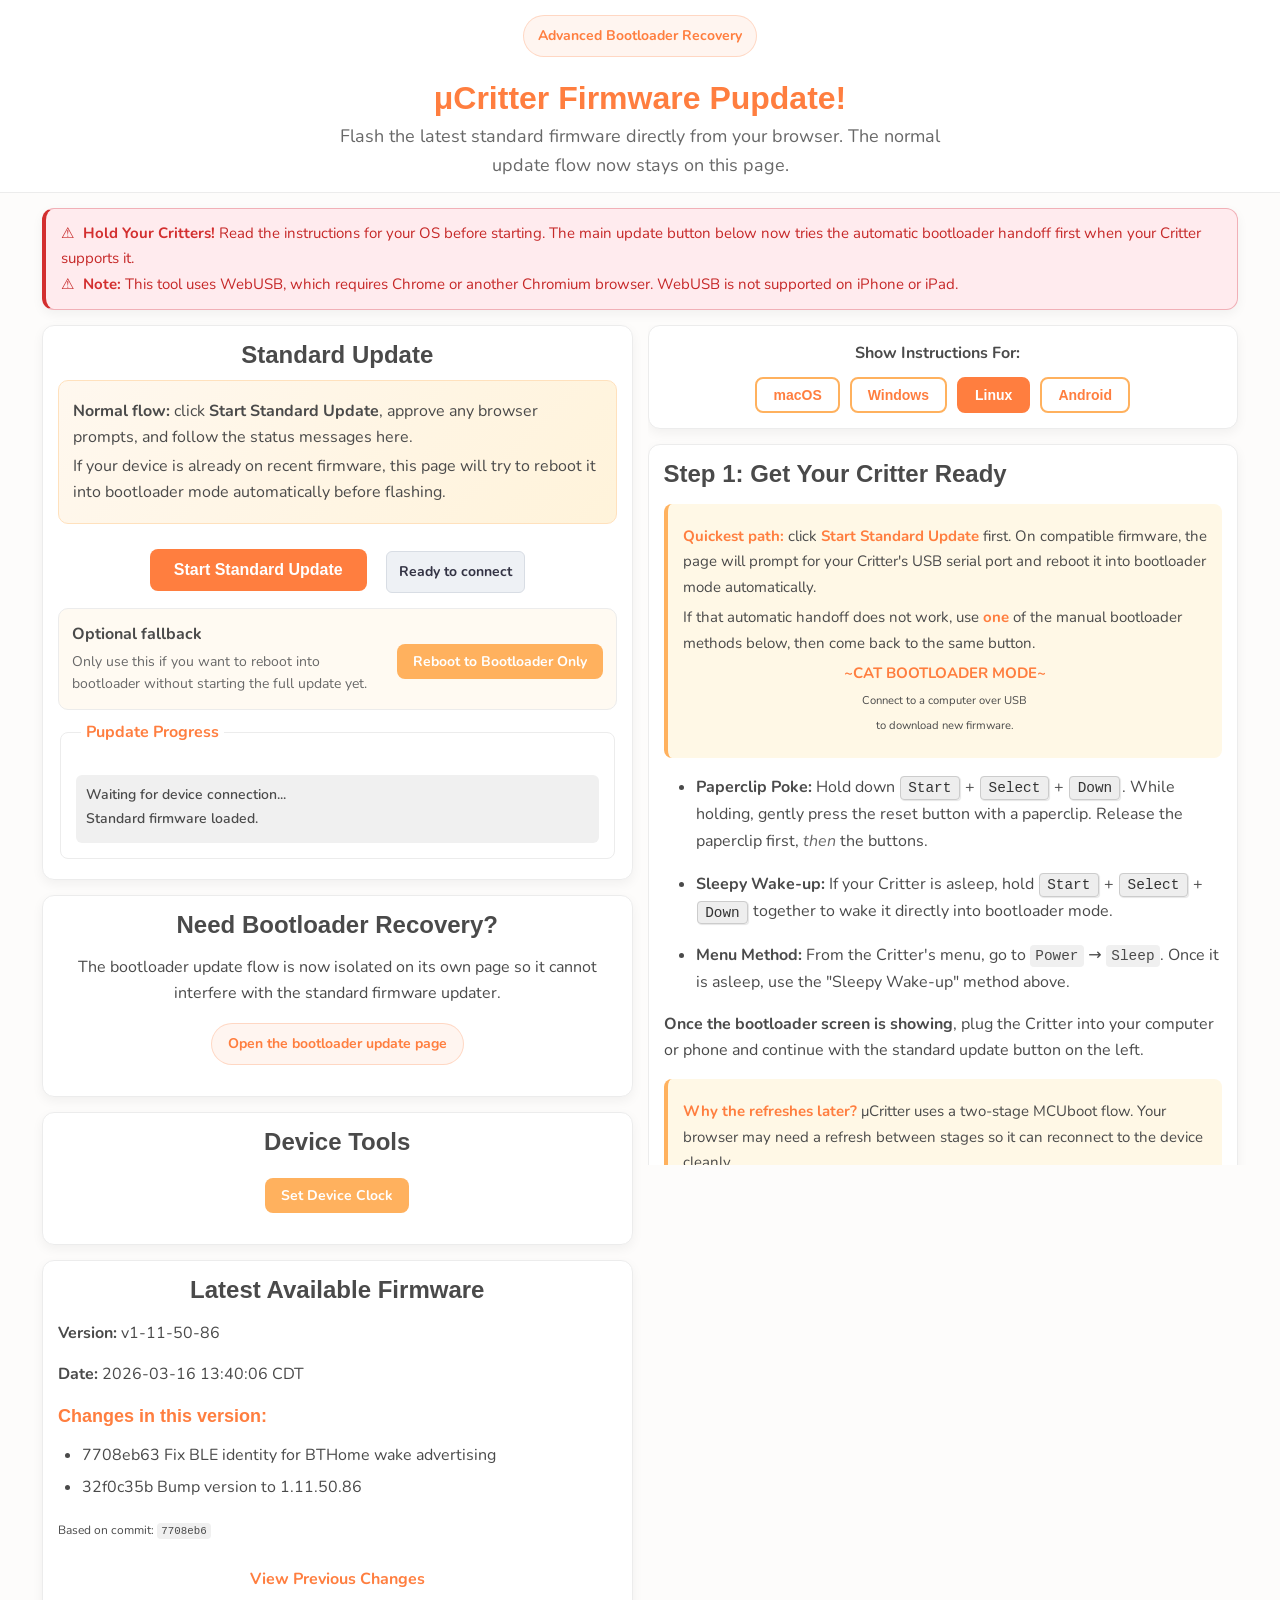
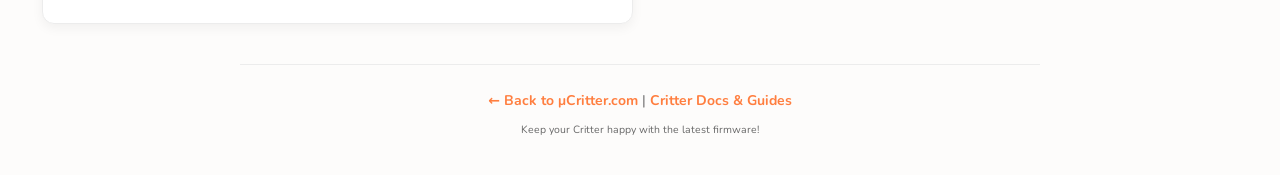
<file: index.html>
<!DOCTYPE html>
<html lang="en">
  <head>
    <script async src="https://www.googletagmanager.com/gtag/js?id=G-86E5H2KF56"></script>
    <script>
    window.dataLayer = window.dataLayer || [];
    function gtag(){dataLayer.push(arguments);}
    gtag('js', new Date());
    gtag('config', 'G-86E5H2KF56');
    </script>
    <meta charset="utf-8">
    <title>μCritter Firmware Pupdate!</title>
    <meta name="viewport" content="width=device-width, initial-scale=1">

    <link rel="preconnect" href="https://fonts.googleapis.com">
    <link rel="preconnect" href="https://fonts.gstatic.com" crossorigin>
    <link href="https://fonts.googleapis.com/css2?family=Nunito:wght@400;700&amp;display=swap" rel="stylesheet">

    <link rel="stylesheet" href="sakura.css">
    <link rel="stylesheet" href="pupdate-styles.css">

    <script defer src="dfu.js"></script>
    <script defer src="dfu-util.js"></script>
    <script defer src="app.js"></script>
  </head>

  <body data-page="standard">
    <div class="container">
      <div id="browserNotice" hidden></div>
    </div>

    <header class="hero">
      <div class="hero-actions">
        <a class="secondary-page-link" href="bootloader.html">Advanced Bootloader Recovery</a>
      </div>
      <h1>μCritter Firmware Pupdate!</h1>
      <p class="tagline">Flash the latest standard firmware directly from your browser. The normal update flow now stays on this page.</p>
    </header>

    <div class="container">
      <div id="readFirstWarning" class="note-box read-first-warning">
        <p><strong>Hold Your Critters!</strong> Read the instructions for your OS before starting. The main update button below now tries the automatic bootloader handoff first when your Critter supports it.</p>
        <p class="note-top-spacing"><strong>Note:</strong> This tool uses WebUSB, which requires Chrome or another Chromium browser. WebUSB is not supported on iPhone or iPad.</p>
      </div>

      <div class="layout-wrapper">
        <div class="column flash-column">
          <section id="flashSection" class="card">
            <h2>Standard Update</h2>
            <div class="flow-summary">
              <p><strong>Normal flow:</strong> click <strong>Start Standard Update</strong>, approve any browser prompts, and follow the status messages here.</p>
              <p>If your device is already on recent firmware, this page will try to reboot it into bootloader mode automatically before flashing.</p>
            </div>

            <p class="centered-row">
              <button id="connect" type="button" disabled>Loading Firmware...</button>
              <span id="status" class="status status-info">Initializing...</span>
            </p>

            <div class="inline-tool-row">
              <div>
                <strong>Optional fallback</strong>
                <p class="support-copy">Only use this if you want to reboot into bootloader without starting the full update yet.</p>
              </div>
              <div class="inline-tool-actions">
                <button id="serialDfuTrigger" type="button" class="serial-trigger-btn">Reboot to Bootloader Only</button>
                <span id="serialDfuStatus" class="status status-info" style="display:none;"></span>
              </div>
            </div>

            <dialog id="interfaceDialog">
              <p>Your device has multiple DFU interfaces. Please select one:</p>
              <form id="interfaceForm" method="dialog">
                <div id="interfaceRadioButtons"></div>
                <button id="selectInterface" type="submit">Use This Interface</button>
                <button type="button" onclick="this.closest('dialog').close('cancelled')">Cancel</button>
              </form>
            </dialog>

            <div id="usbInfo" style="display: none;"></div>

            <fieldset>
              <legend>Pupdate Progress</legend>
              <div id="configForm">
                <div class="log" id="downloadLog">Waiting for device connection...</div>
              </div>
            </fieldset>

            <div id="timeSetArea" hidden>
              <p class="time-set-row">
                <button id="timeSetBtn" type="button" class="serial-trigger-btn">Set Device Clock</button>
                <span id="timeSetStatus" class="status status-info" style="display:none;"></span>
              </p>
            </div>
          </section>

          <section class="card secondary-page-card">
            <h2>Need Bootloader Recovery?</h2>
            <p>The bootloader update flow is now isolated on its own page so it cannot interfere with the standard firmware updater.</p>
            <p><a class="secondary-page-link inline-link" href="bootloader.html">Open the bootloader update page</a></p>
          </section>

          <section id="deviceTools" class="card" hidden>
            <h2>Device Tools</h2>
            <p class="centered-row">
              <button id="standaloneTimeSetBtn" type="button" class="serial-trigger-btn">Set Device Clock</button>
              <span id="standaloneTimeSetStatus" class="status status-info" style="display:none;"></span>
            </p>
          </section>

          <section id="versionInfo" class="card" hidden>
            <h2>Latest Available Firmware</h2>
            <p><strong>Version:</strong> <span id="firmwareVersion">Loading...</span></p>
            <p><strong>Date:</strong> <span id="firmwareDate">Loading...</span></p>
            <h3 class="note-top-spacing">Changes in this version:</h3>
            <ul id="firmwareChanges" class="version-changes">
              <li>Loading...</li>
            </ul>
            <p><small>Based on commit: <code id="firmwareCommit">...</code></small></p>
            <p class="version-link-row">
              <a href="CHANGELOG.MD" target="_blank">View Previous Changes</a>
            </p>
          </section>
        </div>

        <div class="column instructions-column">
          <div class="os-toggle card">
            <span>Show Instructions For:</span>
            <div>
              <button type="button" class="os-btn" data-os="mac">macOS</button>
              <button type="button" class="os-btn" data-os="win">Windows</button>
              <button type="button" class="os-btn" data-os="linux">Linux</button>
              <button type="button" class="os-btn" data-os="android">Android</button>
            </div>
          </div>

          <section id="intro-instructions" class="instructions card">
            <h2>Step 1: Get Your Critter Ready</h2>
            <div class="note-box" id="dfu-methods-intro">
              <p><strong>Quickest path:</strong> click <strong>Start Standard Update</strong> first. On compatible firmware, the page will prompt for your Critter's USB serial port and reboot it into bootloader mode automatically.</p>
              <p>If that automatic handoff does not work, use <strong>one</strong> of the manual bootloader methods below, then come back to the same button.</p>
              <p class="bootloader-screen-preview"><strong>~CAT BOOTLOADER MODE~</strong><br><small>Connect to a computer over USB<br>to download new firmware.</small></p>
            </div>
            <ul>
              <li><strong>Paperclip Poke:</strong> Hold down <kbd>Start</kbd> + <kbd>Select</kbd> + <kbd>Down</kbd>. While holding, gently press the reset button with a paperclip. Release the paperclip first, <em>then</em> the buttons.</li>
              <li><strong>Sleepy Wake-up:</strong> If your Critter is asleep, hold <kbd>Start</kbd> + <kbd>Select</kbd> + <kbd>Down</kbd> together to wake it directly into bootloader mode.</li>
              <li><strong>Menu Method:</strong> From the Critter's menu, go to <code>Power</code> → <code>Sleep</code>. Once it is asleep, use the "Sleepy Wake-up" method above.</li>
            </ul>
            <p><strong>Once the bootloader screen is showing</strong>, plug the Critter into your computer or phone and continue with the standard update button on the left.</p>
            <div class="note-box">
              <p><strong>Why the refreshes later?</strong> μCritter uses a two-stage MCUboot flow. Your browser may need a refresh between stages so it can reconnect to the device cleanly.</p>
            </div>
          </section>

          <section class="instructions card" data-ins="mac" hidden>
            <h2>Step 2: macOS Pupdate Dance!</h2>
            <p>Mac pals, follow the status messages next to the <strong>Start Standard Update</strong> button. It is still a connect-refresh-connect routine, but the bootloader helper now lives in the same card.</p>
            <ol>
              <li>Make sure your Critter is plugged in and showing the <strong>~CAT BOOTLOADER MODE~</strong> screen if the automatic handoff did not already do it for you.</li>
              <li>Click <strong>Start Standard Update</strong>.</li>
              <li>A browser pop-up will ask for permission. Select <code>MCUBOOT</code> and click <strong>Connect</strong>.
                <div class="note-box">Seeing <code>CAT PROTOTYPE</code>? Your Critter is not in bootloader mode yet. Go back to Step 1 and try again.</div>
              </li>
              <li>The status message will tell you when it is time to <strong>REFRESH PAGE</strong>. Do it with <kbd>⌘</kbd>+<kbd>R</kbd>.</li>
              <li>After refreshing, the page may ask you to click the button again for Stage 2 permission. If the browser asks, choose <code>MCUBOOT</code> again.</li>
              <li>The status will again say <strong>REFRESH PAGE AGAIN</strong>.</li>
              <li>One last time: after the final refresh, click the button if needed and the pupdate should start automatically.</li>
            </ol>
            <p><strong>Did it work?</strong> Keep an eye on the progress log. "Pupdate Complete!" means success and your Critter will reboot with the new firmware.</p>
          </section>

          <section class="instructions card" data-ins="win" hidden>
            <h2>Step 2: Windows Pupdate Prep! (Drivers &amp; Restart Required!)</h2>
            <p>Because Windows needs a little extra help recognizing your Critter during the update, you need a one-time Zadig driver setup and a restart sequence. Please follow these steps exactly.</p>

            <h3>A. Preparation</h3>
            <ol>
              <li><strong>Fetch Zadig:</strong> Download the latest version from <a href="https://zadig.akeo.ie/" target="_blank" rel="noopener">zadig.akeo.ie</a>.</li>
              <li><strong>Critter Ready:</strong> Make sure your Critter shows the <strong>~CAT BOOTLOADER MODE~</strong> screen and is plugged into your PC.</li>
            </ol>

            <h3>B. Zadig - Part 1 (Stage 1 Driver)</h3>
            <ol start="3">
              <li><strong>Run Zadig as Admin:</strong> Right-click Zadig and choose "Run as administrator".</li>
              <li><strong>Show All Devices:</strong> In Zadig, click <code>Options</code> and enable <code>List All Devices</code>.</li>
              <li><strong>Find DFU Interface (Interface 2):</strong> Select <code>MCUBOOT</code> from the dropdown list (USB ID <code>2FE3 0100</code>).
                <div class="note-box">
                  <p><strong>Interface Check:</strong> Pick the entry for <strong>Interface 2</strong>. Do <strong>not</strong> replace the driver for Interface 0.</p>
                  <p>Seeing <code>CAT PROTOTYPE</code> instead of <code>MCUBOOT</code>? Go back to Step 1 and re-enter bootloader mode.</p>
                </div>
              </li>
              <li><strong>Select WinUSB:</strong> Ensure the box next to the arrow shows <code>WinUSB</code> for Interface 2.</li>
              <li><strong>Install Driver:</strong> Click "Replace Driver" or "Install Driver".</li>
              <li><strong>Close Zadig</strong> for now.</li>
            </ol>

            <h3>C. Web App - Part 1 (Trigger Stage 2)</h3>
            <div class="note-box">Now use this page briefly to move the Critter into its second update stage.</div>
            <ol start="9">
              <li>Click <strong>Start Standard Update</strong>.</li>
              <li>Select <code>MCUBOOT</code> in the browser pop-up.</li>
              <li>Wait until the status says the device is switching modes.</li>
              <li><strong>Ignore any refresh prompt for now.</strong> Leave the Critter plugged in.</li>
            </ol>

            <h3>D. Zadig - Part 2 (Stage 2 Driver)</h3>
            <div class="note-box">Now teach Windows about Stage 2 while the device is still connected.</div>
            <ol start="13">
              <li><strong>Run Zadig as Admin again.</strong></li>
              <li><strong>Show All Devices again.</strong></li>
              <li><strong>Find Stage 2 Device:</strong> Select <code>MCUBOOT</code> again from the dropdown.
                <div class="note-box">In this stage, Zadig should show only one <code>MCUBOOT</code> device.</div>
              </li>
              <li><strong>Select WinUSB again.</strong></li>
              <li><strong>Install Driver again.</strong></li>
              <li><strong>Close Zadig.</strong></li>
            </ol>

            <h3>E. The Big Restart (The Windows Driver Shuffle!)</h3>
            <div class="note-box"><strong>Critical:</strong> Windows needs this exact sequence so the new drivers bind correctly.</div>
            <ol start="19">
              <li>Physically <strong>unplug</strong> the μCritter from your PC.</li>
              <li>Completely <strong>close your browser</strong>.</li>
              <li><strong>Re-open</strong> the browser and come back to this page.</li>
              <li><strong>Plug the μCritter back in</strong> while it is still showing the bootloader screen.</li>
            </ol>

            <h3>F. Start Fresh &amp; Pupdate!</h3>
            <div class="note-box">After the restart, the driver setup should be complete for both stages.</div>
            <ol start="23">
              <li>Click <strong>Start Standard Update</strong> again.</li>
              <li><strong>Follow the prompts:</strong>
                <ul>
                  <li>Select <code>MCUBOOT</code> in the browser pop-up when asked.</li>
                  <li>Click <strong>REFRESH PAGE</strong> when the status tells you to.</li>
                  <li>Click the button again after the first refresh if needed.</li>
                  <li>Click <strong>REFRESH PAGE AGAIN</strong> when prompted.</li>
                  <li>Click the button one last time after the second refresh if needed.</li>
                </ul>
              </li>
              <li><strong>Pupdate Time!</strong> Flashing should begin automatically after the final connection.</li>
            </ol>
            <p>Watch the progress log. "Pupdate Complete!" means success and your Critter will restart automatically.</p>
          </section>

          <section class="instructions card" data-ins="linux" hidden>
            <h2>Step 2: Linux Pupdate Prep! (Permissions Time!)</h2>
            <p>Linux usually needs a quick one-time <code>udev</code> rule so the browser can talk to the Critter.</p>
            <h3>A. Create udev Rule (Choose One Method)</h3>
            <p>You only need to do this once per computer.</p>
            <h4>Method 1: Manual Steps</h4>
            <ol>
              <li><strong>Open your terminal.</strong></li>
              <li><strong>Create or edit the rules file:</strong> <br><code>sudo nano /etc/udev/rules.d/51-mcuboot.rules</code></li>
              <li><strong>Paste these lines:</strong>
                <pre><code class="language-text">SUBSYSTEM=="usb", ATTR{idVendor}=="2fe3", ATTR{idProduct}=="0100", MODE="0666", GROUP="plugdev"
SUBSYSTEM=="usb", ATTR{idVendor}=="2fe3", ATTR{idProduct}=="ffff", MODE="0666", GROUP="plugdev"</code></pre>
              </li>
              <li><strong>Save and exit Nano:</strong> <kbd>Ctrl</kbd>+<kbd>X</kbd>, then <kbd>Y</kbd>, then <kbd>Enter</kbd>.</li>
              <li><strong>Check group membership:</strong> run <code>groups</code> and see whether <code>plugdev</code> is listed.</li>
              <li><strong>Add yourself to the group if needed:</strong> <br><code>sudo usermod -aG plugdev $USER</code></li>
              <li><strong>Reload rules:</strong> <br><code>sudo udevadm control --reload-rules &amp;&amp; sudo udevadm trigger</code></li>
              <li><strong>Log out and back in</strong> if the group membership changed.</li>
            </ol>

            <h4>Method 2: Bash One-Liner</h4>
            <p>This command creates the file, adds your user, and reloads the rules:</p>
            <pre><code class="language-text compact-code">echo -e 'SUBSYSTEM=="usb", ATTR{idVendor}=="2fe3", ATTR{idProduct}=="0100", MODE="0666", GROUP="plugdev"\nSUBSYSTEM=="usb", ATTR{idVendor}=="2fe3", ATTR{idProduct}=="ffff", MODE="0666", GROUP="plugdev"' | sudo tee /etc/udev/rules.d/51-mcuboot.rules &gt; /dev/null &amp;&amp; sudo usermod -aG plugdev $USER &amp;&amp; sudo udevadm control --reload-rules &amp;&amp; sudo udevadm trigger &amp;&amp; echo "Rule created or updated. Log out/in if you were not already in plugdev."</code></pre>
            <div class="note-box">
              <p><strong>Snap or Flatpak Chromium?</strong> You may also need explicit USB access. For Snap Chromium, try <code>sudo snap connect chromium:raw-usb</code>.</p>
            </div>

            <h3>B. Linux Pupdate Dance! (After Setup &amp; Login)</h3>
            <ol start="9">
              <li><strong>Re-plug your Critter</strong> after the rule setup and login refresh. It should be in bootloader mode.</li>
              <li>Click <strong>Start Standard Update</strong>.</li>
              <li>If the browser asks, choose <code>MCUBOOT</code> and click <strong>Connect</strong>.
                <div class="note-box">Seeing <code>CAT PROTOTYPE</code>? Bootloader mode is not active yet.</div>
              </li>
              <li>Click <strong>REFRESH PAGE</strong> when the status tells you to.</li>
              <li>Click the button again after the first refresh if needed.</li>
              <li>Click <strong>REFRESH PAGE AGAIN</strong> when asked.</li>
              <li>Click the button after the second refresh if needed. Flashing starts from there.</li>
            </ol>
            <p>Watch the progress log. "Pupdate Complete!" means success and your Critter will reboot.</p>
          </section>

          <section class="instructions card" data-ins="android" hidden>
            <h2>Step 2: Android Pupdate Prep!</h2>
            <p>You must use <strong>Google Chrome</strong> on Android for WebUSB to work reliably.</p>
            <div class="note-box"><strong>Browser Requirement:</strong> Use Chrome on your Android phone. Other browsers usually cannot finish the DFU flow.</div>
            <h3>A. Get Connected &amp; Check OTG</h3>
            <ol>
              <li>Make sure your Critter is showing the <strong>~CAT BOOTLOADER MODE~</strong> screen.</li>
              <li><strong>Plug Critter into your phone</strong> with either a USB-C cable or an OTG adapter.</li>
              <li><strong>Enable OTG if necessary.</strong> If the Critter is not detected later, check your phone settings for an OTG option.</li>
            </ol>
            <h3>B. Android Pupdate Dance!</h3>
            <p>Then follow the messages next to the <strong>Start Standard Update</strong> button:</p>
            <ol start="4">
              <li>Click <strong>Start Standard Update</strong>.</li>
              <li>Choose <code>MCUBOOT</code> when Chrome asks for permission.
                <div class="note-box">Seeing <code>CAT PROTOTYPE</code>? Your Critter is not in bootloader mode yet.</div>
              </li>
              <li>When the status says <strong>REFRESH PAGE</strong>, pull down from the top in Chrome until you see the refresh icon.</li>
              <li>After refreshing, tap the button again if needed and pick <code>MCUBOOT</code>.</li>
              <li>If the page says <strong>REFRESH PAGE AGAIN</strong>, pull down to refresh again.</li>
              <li>Tap the button one last time if needed. The pupdate should then start automatically.</li>
            </ol>
            <p>Keep an eye on the progress log. "Pupdate Complete!" means your Critter is ready to reboot and show off.</p>
          </section>
        </div>
      </div>
    </div>

    <footer class="container">
      <p>
        <a href="https://ucritter.com">← Back to μCritter.com</a> |
        <a href="https://docs.ucritter.com">Critter Docs &amp; Guides</a>
      </p>
      <p><small>Keep your Critter happy with the latest firmware!</small></p>
    </footer>
  </body>
</html>
</file>
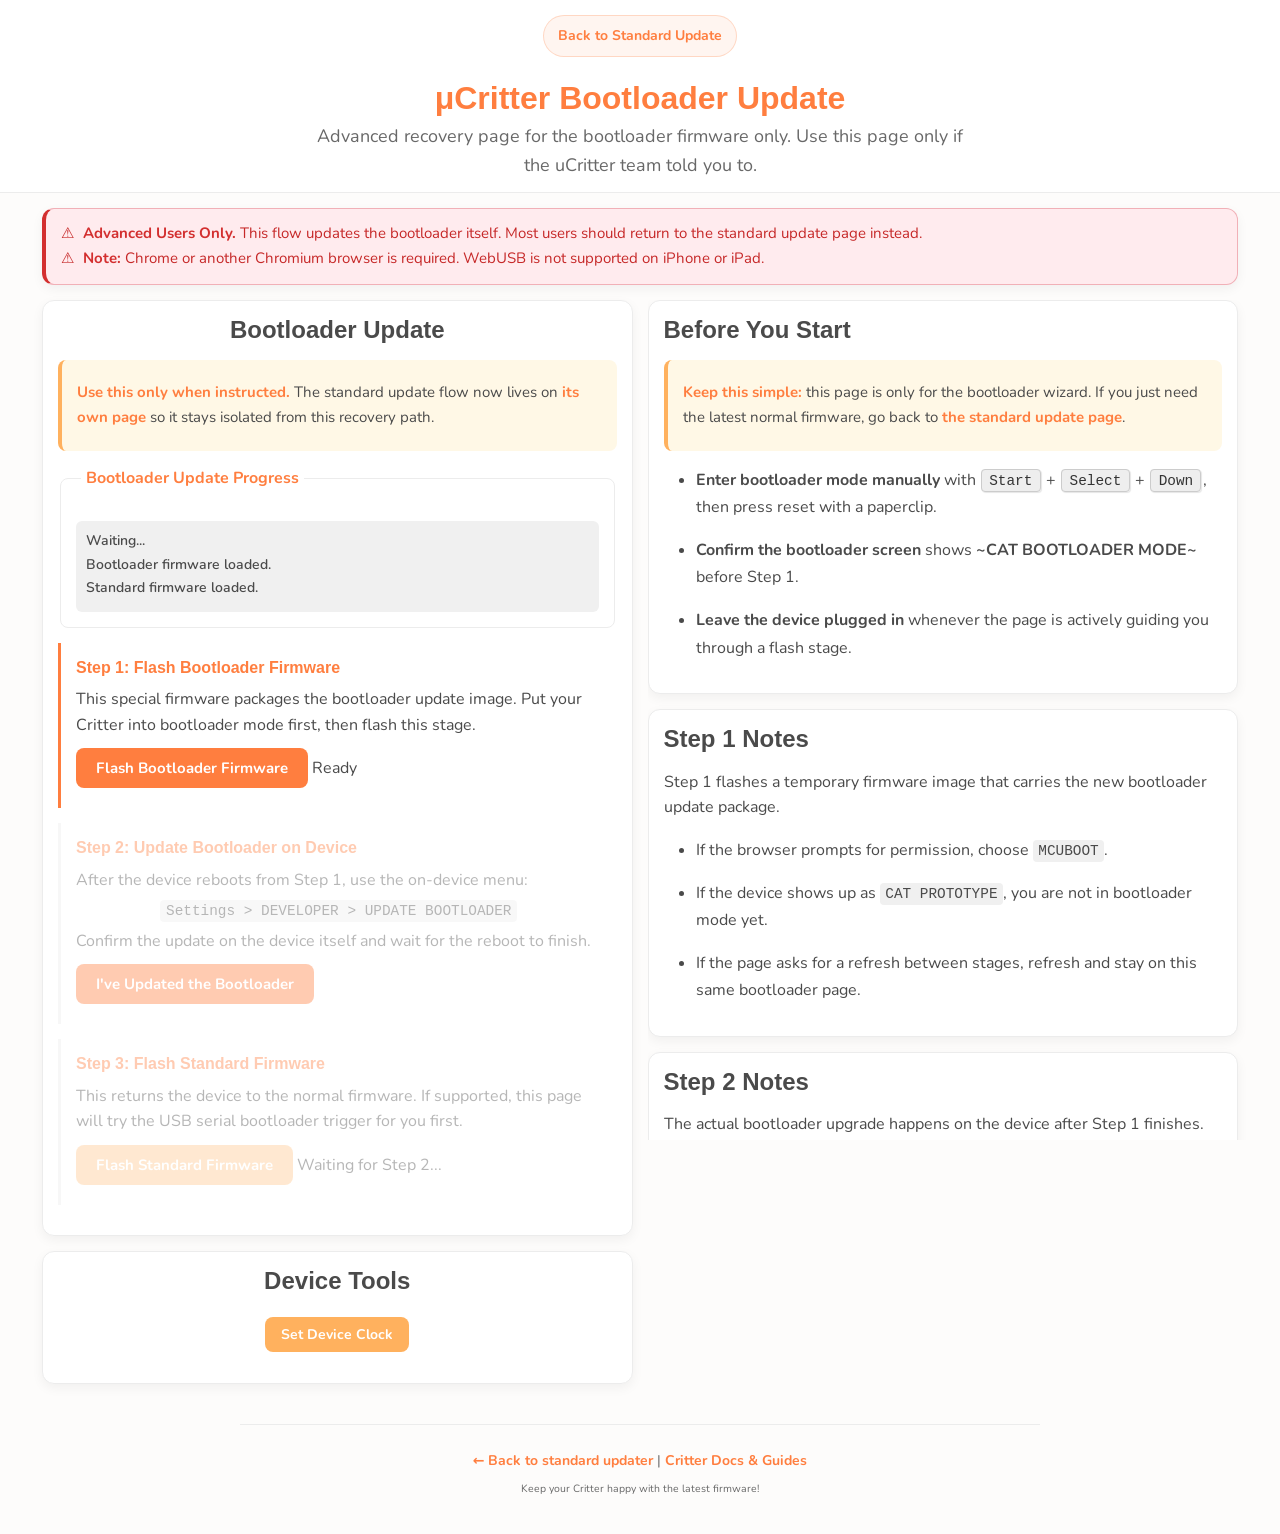
<file: bootloader.html>
<!DOCTYPE html>
<html lang="en">
  <head>
    <script async src="https://www.googletagmanager.com/gtag/js?id=G-86E5H2KF56"></script>
    <script>
    window.dataLayer = window.dataLayer || [];
    function gtag(){dataLayer.push(arguments);}
    gtag('js', new Date());
    gtag('config', 'G-86E5H2KF56');
    </script>
    <meta charset="utf-8">
    <title>μCritter Bootloader Update</title>
    <meta name="viewport" content="width=device-width, initial-scale=1">

    <link rel="preconnect" href="https://fonts.googleapis.com">
    <link rel="preconnect" href="https://fonts.gstatic.com" crossorigin>
    <link href="https://fonts.googleapis.com/css2?family=Nunito:wght@400;700&amp;display=swap" rel="stylesheet">

    <link rel="stylesheet" href="sakura.css">
    <link rel="stylesheet" href="pupdate-styles.css">

    <script defer src="dfu.js"></script>
    <script defer src="dfu-util.js"></script>
    <script defer src="app.js"></script>
  </head>

  <body data-page="bootloader">
    <div class="container">
      <div id="browserNotice" hidden></div>
    </div>

    <header class="hero">
      <div class="hero-actions">
        <a class="secondary-page-link" href="index.html">Back to Standard Update</a>
      </div>
      <h1>μCritter Bootloader Update</h1>
      <p class="tagline">Advanced recovery page for the bootloader firmware only. Use this page only if the uCritter team told you to.</p>
    </header>

    <div class="container">
      <div id="readFirstWarning" class="note-box read-first-warning">
        <p><strong>Advanced Users Only.</strong> This flow updates the bootloader itself. Most users should return to the standard update page instead.</p>
        <p class="note-top-spacing"><strong>Note:</strong> Chrome or another Chromium browser is required. WebUSB is not supported on iPhone or iPad.</p>
      </div>

      <div class="layout-wrapper">
        <div class="column flash-column">
          <section id="bootloaderSection" class="card">
            <h2>Bootloader Update</h2>
            <div class="note-box danger-note-box">
              <p><strong>Use this only when instructed.</strong> The standard update flow now lives on <a href="index.html">its own page</a> so it stays isolated from this recovery path.</p>
            </div>

            <fieldset>
              <legend>Bootloader Update Progress</legend>
              <div class="log" id="bootloaderLog">Waiting...</div>
            </fieldset>

            <div id="bl-step-tracker">
              <div class="bl-step active" data-bl-step="1">
                <h3>Step 1: Flash Bootloader Firmware</h3>
                <p>This special firmware packages the bootloader update image. Put your Critter into bootloader mode first, then flash this stage.</p>
                <p>
                  <button id="bl-connect-step1" type="button" disabled>Flash Bootloader Firmware</button>
                  <span id="bl-status-step1" class="status status-info">Loading firmware...</span>
                </p>
              </div>

              <div class="bl-step" data-bl-step="2">
                <h3>Step 2: Update Bootloader on Device</h3>
                <p>After the device reboots from Step 1, use the on-device menu:</p>
                <p class="centered-row"><code>Settings &gt; DEVELOPER &gt; UPDATE BOOTLOADER</code></p>
                <p>Confirm the update on the device itself and wait for the reboot to finish.</p>
                <p><button id="bl-confirm-step2" type="button">I've Updated the Bootloader</button></p>
              </div>

              <div class="bl-step" data-bl-step="3">
                <h3>Step 3: Flash Standard Firmware</h3>
                <p>This returns the device to the normal firmware. If supported, this page will try the USB serial bootloader trigger for you first.</p>
                <p>
                  <button id="bl-connect-step3" type="button" disabled>Flash Standard Firmware</button>
                  <span id="bl-status-step3" class="status status-info">Waiting for Step 2...</span>
                </p>
              </div>
            </div>

            <div id="timeSetArea" hidden>
              <p class="time-set-row">
                <button id="timeSetBtn" type="button" class="serial-trigger-btn">Set Device Clock</button>
                <span id="timeSetStatus" class="status status-info" style="display:none;"></span>
              </p>
            </div>
          </section>

          <section id="deviceTools" class="card" hidden>
            <h2>Device Tools</h2>
            <p class="centered-row">
              <button id="standaloneTimeSetBtn" type="button" class="serial-trigger-btn">Set Device Clock</button>
              <span id="standaloneTimeSetStatus" class="status status-info" style="display:none;"></span>
            </p>
          </section>
        </div>

        <div class="column instructions-column">
          <section class="instructions card">
            <h2>Before You Start</h2>
            <div class="note-box">
              <p><strong>Keep this simple:</strong> this page is only for the bootloader wizard. If you just need the latest normal firmware, go back to <a href="index.html">the standard update page</a>.</p>
            </div>
            <ul>
              <li><strong>Enter bootloader mode manually</strong> with <kbd>Start</kbd> + <kbd>Select</kbd> + <kbd>Down</kbd>, then press reset with a paperclip.</li>
              <li><strong>Confirm the bootloader screen</strong> shows <strong>~CAT BOOTLOADER MODE~</strong> before Step 1.</li>
              <li><strong>Leave the device plugged in</strong> whenever the page is actively guiding you through a flash stage.</li>
            </ul>
          </section>

          <section class="instructions card">
            <h2>Step 1 Notes</h2>
            <p>Step 1 flashes a temporary firmware image that carries the new bootloader update package.</p>
            <ul>
              <li>If the browser prompts for permission, choose <code>MCUBOOT</code>.</li>
              <li>If the device shows up as <code>CAT PROTOTYPE</code>, you are not in bootloader mode yet.</li>
              <li>If the page asks for a refresh between stages, refresh and stay on this same bootloader page.</li>
            </ul>
          </section>

          <section class="instructions card">
            <h2>Step 2 Notes</h2>
            <p>The actual bootloader upgrade happens on the device after Step 1 finishes.</p>
            <ul>
              <li>Navigate to <code>Settings &gt; DEVELOPER &gt; UPDATE BOOTLOADER</code>.</li>
              <li>Wait for the update and reboot to finish before clicking the Step 2 confirmation button on this page.</li>
              <li>If the device stalls or reboots oddly, do not continue into Step 3 until the device is stable again.</li>
            </ul>
          </section>

          <section class="instructions card">
            <h2>Step 3 Notes</h2>
            <p>Step 3 restores the normal application firmware after the new bootloader is in place.</p>
            <ul>
              <li>The page will try the USB serial bootloader handoff first when supported.</li>
              <li>If that handoff fails, manually re-enter bootloader mode and click the same Step 3 button again.</li>
              <li>When Step 3 completes, you can set the device clock from the same page.</li>
            </ul>
          </section>
        </div>
      </div>
    </div>

    <footer class="container">
      <p>
        <a href="index.html">← Back to standard updater</a> |
        <a href="https://docs.ucritter.com">Critter Docs &amp; Guides</a>
      </p>
      <p><small>Keep your Critter happy with the latest firmware!</small></p>
    </footer>
  </body>
</html>
</file>
<file: sakura.css>
/* Sakura.css v1.0.0
 * ================
 * Minimal css theme.
 * Project: https://github.com/oxalorg/sakura
 */
/* Body */
html {
  font-size: 62.5%;
  font-family: serif; }

body {
  font-size: 1.8rem;
  line-height: 1.618;
  max-width: 38em;
  margin: auto;
  color: #4a4a4a;
  background-color: #f9f9f9;
  padding: 13px; }

@media (max-width: 684px) {
  body {
    font-size: 1.53rem; } }
@media (max-width: 382px) {
  body {
    font-size: 1.35rem; } }
h1, h2, h3, h4, h5, h6 {
  line-height: 1.1;
  font-family: Verdana, Geneva, sans-serif;
  font-weight: 700;
  overflow-wrap: break-word;
  word-wrap: break-word;
  -ms-word-break: break-all;
  word-break: break-word;
  -ms-hyphens: auto;
  -moz-hyphens: auto;
  -webkit-hyphens: auto;
  hyphens: auto; }

h1 {
  font-size: 2.35em; }

h2 {
  font-size: 2em; }

h3 {
  font-size: 1.75em; }

h4 {
  font-size: 1.5em; }

h5 {
  font-size: 1.25em; }

h6 {
  font-size: 1em; }

small, sub, sup {
  font-size: 75%; }

hr {
  border-color: #2c8898; }

a {
  text-decoration: none;
  color: #2c8898; }
  a:hover {
    color: #982c61;
    border-bottom: 2px solid #4a4a4a; }

ul {
  padding-left: 1.4em; }

li {
  margin-bottom: 0.4em; }

blockquote {
  font-style: italic;
  margin-left: 1.5em;
  padding-left: 1em;
  border-left: 3px solid #2c8898; }

img {
  max-width: 100%; }

/* Pre and Code */
pre {
  background-color: #f1f1f1;
  display: block;
  padding: 1em;
  overflow-x: auto; }

code {
  font-size: 0.9em;
  padding: 0 0.5em;
  background-color: #f1f1f1;
  white-space: pre-wrap; }

pre > code {
  padding: 0;
  background-color: transparent;
  white-space: pre; }

/* Tables */
table {
  text-align: justify;
  width: 100%;
  border-collapse: collapse; }

td, th {
  padding: 0.5em;
  border-bottom: 1px solid #f1f1f1; }

/* Buttons, forms and input */
input, textarea {
  border: 1px solid #4a4a4a; }
  input:focus, textarea:focus {
    border: 1px solid #2c8898; }

textarea {
  width: 100%; }

.button, button, input[type="submit"], input[type="reset"], input[type="button"] {
  display: inline-block;
  padding: 5px 10px;
  text-align: center;
  text-decoration: none;
  white-space: nowrap;
  background-color: #2c8898;
  color: #f9f9f9;
  border-radius: 1px;
  border: 1px solid #2c8898;
  cursor: pointer;
  box-sizing: border-box; }
  .button[disabled], button[disabled], input[type="submit"][disabled], input[type="reset"][disabled], input[type="button"][disabled] {
    cursor: default;
    opacity: .5; }
  .button:focus, .button:hover, button:focus, button:hover, input[type="submit"]:focus, input[type="submit"]:hover, input[type="reset"]:focus, input[type="reset"]:hover, input[type="button"]:focus, input[type="button"]:hover {
    background-color: #982c61;
    border-color: #982c61;
    color: #f9f9f9;
    outline: 0; }

textarea, select, input[type] {
  color: #4a4a4a;
  padding: 6px 10px;
  /* The 6px vertically centers text on FF, ignored by Webkit */
  margin-bottom: 10px;
  background-color: #f1f1f1;
  border: 1px solid #f1f1f1;
  border-radius: 4px;
  box-shadow: none;
  box-sizing: border-box; }
  textarea:focus, select:focus, input[type]:focus {
    border: 1px solid #2c8898;
    outline: 0; }

label, legend, fieldset {
  display: block;
  margin-bottom: .5rem;
  font-weight: 600; }
</file>
<file: pupdate-styles.css>
/* Define CSS variables for theming */
:root {
  --ucritter-primary: #ff7e3f;  /* Vibrant Orange */
  --ucritter-accent:  #ffb15e;  /* Light Orange Accent */
  --ucritter-bg:      #fdfcfb;  /* Slightly off-white bg */
  --ucritter-text:    #4a4a4a;  /* Dark grey text */
  --ucritter-light-text: #686868; /* Lighter grey */
  --ucritter-border:  #ececec;  /* Light border */
  --ucritter-card-bg: #ffffff;  /* White card background */
  --ucritter-code-bg: #f0f0f0;  /* Code background */
  --ucritter-error:   #d32f2f;  /* Error red */
  --ucritter-success: #388e3c;  /* Success green */
  --ucritter-warning-bg: #fff8e6; /* Warning/Note background */
  --ucritter-warning-border: var(--ucritter-accent);
  --font-family: 'Nunito', system-ui, -apple-system, "Helvetica Neue", Arial, sans-serif; /* Primary font */
  --sticky-top-offset: 2rem; /* Offset for sticky column */
}

/* ---------- Base & Layout ---------- */
html {
  font-size: 62.5%; /* Base font size: 1rem = 10px */
  box-sizing: border-box; /* Include padding and border in element's total width and height */
}
*, *:before, *:after {
  box-sizing: inherit; /* Inherit box-sizing for all elements */
}

body {
  background: var(--ucritter-bg);
  color: var(--ucritter-text);
  font-family: var(--font-family);
  font-size: 1.6rem; /* Default font size (16px) */
  line-height: 1.6;
  max-width: none; /* Allow body to take full width */
  width: auto;
  margin: 0;
  padding: 0 0 3rem; /* Padding at the bottom */
}

/* Centering container for major content blocks */
.container {
    /* Increased max-width for desktop */
    max-width: 140rem; /* <<< CHANGE: Increased width */
    width: 95%;     /* Use percentage width for responsiveness */
    margin: 0 auto; /* Center the container */
    padding: 0 1rem; /* Padding inside container */
}

/* Link styling */
a { color: var(--ucritter-primary); text-decoration: none; font-weight: 700; }
a:hover { text-decoration: underline; }

/* Heading styling */
h1, h2, h3, h4 { font-weight: 700; color: var(--ucritter-text); line-height: 1.2; }
h1 { font-size: 3.2rem; margin-bottom: 0.5rem; color: var(--ucritter-primary); }
h2 { font-size: 2.4rem; margin-top: 1.5rem; margin-bottom: 1rem; border-bottom: 1px solid var(--ucritter-border); padding-bottom: 0.5rem;}
h3 { font-size: 1.8rem; margin-top: 2rem; margin-bottom: 1rem; color: var(--ucritter-primary); }

/* ---------- Hero Section ---------- */
.hero {
  text-align: center;
  padding: 1.5rem 1rem 1.2rem;
  background-color: var(--ucritter-card-bg);
  border-bottom: 1px solid var(--ucritter-border);
  margin-bottom: 1.2rem;
}
.hero-actions {
  display: flex;
  justify-content: center;
  margin-bottom: 1rem;
}
.secondary-page-link {
  display: inline-flex;
  align-items: center;
  justify-content: center;
  padding: 0.9rem 1.4rem;
  border-radius: 999px;
  border: 1px solid rgba(255, 126, 63, 0.25);
  background: rgba(255, 126, 63, 0.08);
  color: var(--ucritter-primary);
  font-size: 1.4rem;
  font-weight: 700;
}
.secondary-page-link:hover {
  text-decoration: none;
  background: rgba(255, 126, 63, 0.14);
}
.secondary-page-link.inline-link {
  padding: 0.9rem 1.6rem;
}
.hero .tagline {
  font-size: 1.8rem;
  color: var(--ucritter-light-text);
  max-width: 60ch; /* Limit line length for readability */
  margin: 0 auto;
}

/* ---------- Pink Warning Box (Moved Above Columns) ---------- */
#readFirstWarning {
    background-color: #ffebee; /* Light red background */
    border: 1px solid #f1b0b7; /* Add full border */
    border-left: 4px solid var(--ucritter-error); /* Keep prominent left border */
    color: #c62828; /* Darker red text */
    border-radius: 12px;
    padding: 1.2rem 1.5rem;
    margin-bottom: 1.5rem;
    box-shadow: 0 4px 12px rgba(0,0,0,0.05);
}
#readFirstWarning strong { color: var(--ucritter-error); }
#readFirstWarning p::before {
    content: "⚠️ "; /* Add warning emoji */
    margin-right: 0.5rem;
}
/* Ensure the p tag inside has reasonable margin */
#readFirstWarning p {
    margin: 0;
}


/* ---------- Two Column Layout ---------- */
.layout-wrapper {
  display: flex;
  flex-wrap: wrap; /* Allow columns to wrap on smaller screens */
  gap: 1.5rem;     /* Space between columns */
  align-items: flex-start; /* Align items to the top */
}

.column {
  flex: 1; /* Allow columns to grow and shrink */
  min-width: 320px; /* Minimum width before wrapping */
}

/* Sticky Flasher Column */
.flash-column {
  position: sticky; /* Make the column sticky */
  top: var(--sticky-top-offset); /* Stick below the desired offset */
  align-self: start; /* Ensure it aligns to the top for sticky to work correctly */
}

/* Scrollable Instructions Column */
.instructions-column {
   max-height: calc(100vh - var(--sticky-top-offset) - 4rem); /* Adjust 4rem for margins/padding */
   overflow-y: auto; /* Add scrollbar only when needed */
   padding-right: 1rem;
   margin-right: -1rem;
}
.instructions-column::-webkit-scrollbar { width: 8px; }
.instructions-column::-webkit-scrollbar-track { background: var(--ucritter-bg); border-radius: 4px; }
.instructions-column::-webkit-scrollbar-thumb { background-color: var(--ucritter-accent); border-radius: 4px; border: 2px solid var(--ucritter-bg); }
.instructions-column { scrollbar-width: thin; scrollbar-color: var(--ucritter-accent) var(--ucritter-bg); }


/* ---------- Card Style for Sections ---------- */
.card {
  background: var(--ucritter-card-bg);
  border: 1px solid var(--ucritter-border);
  border-radius: 12px;
  padding: 1.5rem 1.5rem;
  margin-bottom: 1.5rem;
  box-shadow: 0 4px 12px rgba(0,0,0,0.05);
}
.card h2 {
  margin-top: 0;
  border: none;
  padding-bottom: 0;
  margin-bottom: 1rem;
  text-align: center;
}

.column > *:last-child { margin-bottom: 0; }

/* ---------- Flash UI (Card in Left Column) ---------- */
#flashSection { margin-top: 0; }
#flashSection h2 { text-align: center; }
.flow-summary {
  background: linear-gradient(135deg, #fff8ef, #fff3da);
  border: 1px solid #ffe1bd;
  border-radius: 10px;
  padding: 1.4rem;
  margin-bottom: 1.5rem;
}
.flow-summary p {
  margin: 0.4rem 0;
}
.inline-tool-row {
  display: flex;
  align-items: center;
  justify-content: space-between;
  gap: 1.5rem;
  padding: 1.3rem;
  margin-top: 1.5rem;
  border: 1px solid var(--ucritter-border);
  border-radius: 10px;
  background: #fffaf2;
}
.inline-tool-actions {
  display: flex;
  flex-direction: column;
  align-items: flex-end;
  gap: 0.8rem;
}
.support-copy {
  margin: 0.4rem 0 0;
  color: var(--ucritter-light-text);
  font-size: 1.4rem;
}
.secondary-page-card p {
  text-align: center;
}
.note-top-spacing {
  margin-top: 1em;
}
.centered-row {
  text-align: center;
}
.time-set-row {
  text-align: center;
  margin-top: 1.5em;
}
.version-changes {
  padding-left: 1.5em;
  list-style-type: disc;
}
.version-link-row {
  margin-top: 1.5em;
  text-align: center;
}
.bootloader-screen-preview {
  text-align: center;
  margin-top: 0.5em;
}
.compact-code {
  font-size: 1.1rem;
}
.danger-note-box {
  background-color: #ffebee;
  border-left-color: #d32f2f;
}
/* Reduce top margin for first paragraph on smaller screens */
#flashSection > p:first-of-type {
    margin-top: 0.5rem;
    margin-bottom: 1rem;
}

/* Connect Button */
button#connect {
  background: var(--ucritter-primary);
  border: none;
  padding: 1.2rem 2.4rem;
  border-radius: 8px;
  font-size: 1.6rem;
  font-weight: 700;
  color: #fff;
  cursor: pointer;
  transition: background-color 0.2s ease, transform 0.1s ease;
  display: inline-block; /* Keep inline-block for desktop */
  margin-top: 1rem;
  width: auto;
}
button#connect:hover { background-color: #e66a2f; transform: translateY(-1px); }
button#connect:active { transform: translateY(0px); }
button#connect:disabled { background-color: #ffb15e; opacity: 0.7; cursor: not-allowed; transform: none; }

/* Status Display */
 #status {
    display: inline-block; /* Keep inline-block for desktop */
    vertical-align: middle;
    margin-left: 1.5rem; /* Keep margin for desktop */
    font-weight: 700;
    padding: 0.8rem 1.2rem;
    border-radius: 6px;
    transition: background-color 0.3s ease, color 0.3s ease, border-color 0.3s ease;
    font-size: 1.4rem;
    min-height: 2.4rem;
    line-height: 1.7;
    border: 1px solid transparent;
    text-align: left;
}
/* Status visual states */
#status.status-info { background-color: #eef1f5; color: #334; border-color: #d8dde4; }
#status.status-prompt { background-color: var(--ucritter-warning-bg); color: #856404; border-color: var(--ucritter-warning-border); }
#status.status-error { background-color: #ffebee; color: var(--ucritter-error); border-color: #f1b0b7; }
#status.status-success { background-color: #e8f5e9; color: var(--ucritter-success); border-color: #a5d6a7; }

/* USB Info Box */
#usbInfo {
  white-space: pre-wrap;
  font-size: 1.3rem;
  margin-top: 1.5rem;
  background: var(--ucritter-code-bg);
  padding: 1rem;
  border-radius: 6px;
  color: var(--ucritter-light-text);
}

/* Fieldset for progress */
fieldset {
  border: 1px solid var(--ucritter-border);
  border-radius: 8px;
  padding: 1.5rem;
  margin-top: 1rem;
}
legend {
  font-weight: 700;
  color: var(--ucritter-primary);
  font-size: 1.6rem;
  padding: 0 0.5rem;
  margin-left: 0.5rem;
}

/* Log Area */
.log {
  font-size: 1.4rem;
  max-height: 180px; /* Default height */
  overflow-y: auto;
  background: var(--ucritter-code-bg);
  padding: 1rem;
  border-radius: 6px;
  margin-top: 1rem;
  line-height: 1.4;
}
.log p { margin: 0.4rem 0; }
.log p.error { color: var(--ucritter-error); font-weight: 700; }
.log p.warning { color: #ffa000; }
.log p.success { color: var(--ucritter-success); font-weight: 700; }

/* <<< ADDED/MODIFIED Progress Bar Styling >>> */
.log progress {
  width: 100%;
  margin-top: 0.5rem;
  accent-color: var(--ucritter-primary); /* Main color */
  height: 1.2rem; /* Slightly thicker */
  border-radius: 6px;
  border: 1px solid var(--ucritter-border);
  background-color: var(--ucritter-border); /* Background track color */
  overflow: hidden; /* Ensure background fills properly */
}
/* Style progress bar appearance for Webkit browsers */
.log progress::-webkit-progress-bar {
    background-color: var(--ucritter-border); /* Track color */
    border-radius: 6px;
}
.log progress::-webkit-progress-value {
    background-color: var(--ucritter-primary); /* Filled color */
    border-radius: 0; /* Use parent's rounding via overflow:hidden */
    transition: width 0.2s ease;
}
 /* Style progress bar appearance for Firefox */
.log progress::-moz-progress-bar {
    background-color: var(--ucritter-primary); /* Filled color */
    border-radius: 6px; /* Firefox needs radius here */
    transition: width 0.2s ease;
}
/* <<< END Progress Bar Styling >>> */


/* Input fields styling */
input[type="text"], input[type="number"] {
    font-family: var(--font-family);
    font-size: 1.4rem;
    padding: 0.8rem 1rem;
    border: 1px solid var(--ucritter-border);
    border-radius: 6px;
    background-color: #fff;
    margin-left: 0.5rem;
    transition: border-color 0.2s ease, box-shadow 0.2s ease;
}
 input[type="text"]:focus, input[type="number"]:focus {
     border-color: var(--ucritter-primary);
     outline: none;
     box-shadow: 0 0 0 3px rgba(255, 126, 63, 0.2); /* Focus ring */
 }


/* ---------- Instructions Styling (Cards in Right Column) ---------- */
.instructions { /* Base styles for instruction cards */ }
.instructions h2 { text-align: left; margin-bottom: 1.5rem; border: none; padding: 0; }
.instructions h3 { font-size: 1.8rem; margin-top: 2.5rem; }
.instructions ol, .instructions ul { padding-left: 2em; margin-bottom: 1.5rem; }
.instructions li { margin-bottom: 1em; line-height: 1.7; }
.instructions strong { font-weight: 700; color: var(--ucritter-text); }
.instructions em { font-style: italic; color: var(--ucritter-light-text); }

/* Note/Warning Box Styling */
.note-box {
    background-color: var(--ucritter-warning-bg);
    padding: 1.5rem;
    border-radius: 8px;
    margin: 1.5rem 0;
    border-left: 4px solid var(--ucritter-warning-border);
    font-size: 1.5rem;
    line-height: 1.7;
}
.note-box p { margin: 0.5rem 0; }
.note-box strong { color: var(--ucritter-primary); }
.note-box code { background-color: rgba(0,0,0,0.07); }


/* ---------- OS toggle Card ---------- */
.os-toggle {
    text-align: center;
}
 .os-toggle span {
   font-weight: 700;
   margin-right: 1rem;
   display: block;
   margin-bottom: 1rem;
   font-size: 1.6rem;
 }
 .os-toggle div {
     display: flex;
     flex-wrap: wrap;
     justify-content: center;
     gap: 1rem;
 }
.os-btn {
  background: none;
  border: 2px solid var(--ucritter-accent);
  color: var(--ucritter-primary);
  padding: 0.8rem 1.6rem;
  border-radius: 8px;
  cursor: pointer;
  transition: background 0.2s ease, color 0.2s ease, border-color 0.2s ease;
  font-size: 1.4rem;
  font-weight: 700;
}
.os-btn.active,
.os-btn:hover { background: var(--ucritter-primary); color: #fff; border-color: var(--ucritter-primary); }

/* ---------- Browser Notice (Above Columns) ---------- */
#browserNotice {
  background: #fff3cd;
  border: 1px solid #ffeeba;
  color: #856404;
  padding: 1.5rem;
  border-radius: 8px;
  margin: 0 auto 2rem auto;
  text-align: center;
  font-size: 1.5rem;
  font-weight: 400;
  box-shadow: 0 4px 12px rgba(0,0,0,0.05);
  max-width: 80rem;
}
#browserNotice p { margin: 0.5rem 0; }
#browserNotice strong { font-weight: 700; }
#browserNotice .download-btn {
  display: inline-block;
  margin-top: 1rem;
  background: var(--ucritter-primary);
  color: #fff;
  padding: 0.8rem 1.6rem;
  border-radius: 8px;
  text-decoration: none;
  font-size: 1.4rem;
  transition: background-color 0.2s ease;
  font-weight: 700;
}
 #browserNotice .download-btn:hover { background-color: #e66a2f; text-decoration: none;}

/* ---------- Inline kbd & code ---------- */
kbd {
  background: #eee;
  border: 1px solid #ccc;
  border-radius: 4px;
  padding: 0.2em 0.5em;
  font-size: 0.9em;
  font-family: monospace;
  box-shadow: 1px 1px 1px rgba(0,0,0,0.1);
  color: #333;
  margin: 0 0.1em;
  vertical-align: baseline;
}
code {
    font-family: monospace;
    background-color: var(--ucritter-code-bg);
    padding: 0.2em 0.4em;
    border-radius: 4px;
    font-size: 0.9em;
 }
pre {
  background-color: var(--ucritter-code-bg);
  padding: 1.5em;
  border-radius: 8px;
  overflow-x: auto;
  margin: 1em 0;
}
pre code {
  background: none;
  padding: 0;
  font-size: 1.3rem;
  line-height: 1.5;
}

/* ---------- Footer ---------- */
footer.container {
    margin: 4rem auto 0;
    padding-top: 2rem;
    border-top: 1px solid var(--ucritter-border);
    text-align: center;
    font-size: 1.4rem;
    color: var(--ucritter-light-text);
    max-width: 80rem;
}
 footer p { margin: 0.5rem 0; }

 /* ---------- Responsiveness ---------- */

 /* Tablet and Smaller Desktop Breakpoint */
@media (max-width: 850px) {
  .layout-wrapper {
    flex-direction: column; /* Stack columns vertically */
    gap: 0; /* Remove gap when stacking */
  }
  .column {
    flex-basis: 100%; /* Make columns full width */
    min-width: unset; /* Reset min-width */
    margin-bottom: 2.5rem; /* Add margin between stacked columns */
  }
  .column:last-child { margin-bottom: 0; }

  /* Reset sticky and scroll behavior when stacked */
  .flash-column { position: static; align-self: auto; }
  .instructions-column { max-height: none; overflow-y: visible; padding-right: 0; margin-right: 0; }

  /* Adjust container width for tablets if needed */
  .container { max-width: 70rem; width: 92%; }
}

 /* Mobile Breakpoint */
@media (max-width: 600px) {
    /* Adjust container width */
    .container { width: 95%; }
    h1 { font-size: 2.8rem; }
    h2 { font-size: 2.1rem; }
    h3 { font-size: 1.7rem; } /* Slightly smaller h3 */

    /* <<< CHANGE: Reduce vertical padding/margins >>> */
    .hero { padding: 2rem 1rem; margin-bottom: 1.5rem; }
    #readFirstWarning { padding: 1.5rem 1.5rem; margin-bottom: 1.5rem; }
    .card { padding: 2rem 1.5rem; margin-bottom: 1.5rem;} /* Reduce card margin */
    .column { margin-bottom: 1.5rem; } /* Reduce space between stacked columns */
    .inline-tool-row {
        flex-direction: column;
        align-items: stretch;
    }
    .inline-tool-actions {
        align-items: stretch;
    }
    .secondary-page-link {
        width: 100%;
    }

    /* Make connect button and status block-level for stacking */
    /* Target the specific paragraph containing button and status */
    #flashSection > p:nth-of-type(2) { /* Assuming it's the second <p> */
        display: flex;
        flex-direction: column;
        align-items: center;
        gap: 1rem; /* Space between button and status */
        margin-top: 0; /* Reset margin if needed */
        margin-bottom: 1.5rem; /* Space below */
    }
    button#connect {
        width: 100%; /* Make button full width */
        margin-top: 0; /* Remove top margin */
        padding: 1.1rem 2rem; /* Slightly adjust padding */
        font-size: 1.5rem; /* Slightly adjust font */
    }
    #status {
        /* <<< CHANGE: Make status block & centered >>> */
        display: block;
        width: 100%;
        margin-left: 0;
        margin-top: 0; /* Rely on gap */
        text-align: center;
        font-size: 1.3rem; /* Slightly smaller font */
        padding: 0.6rem 1rem; /* Adjust padding */
        line-height: 1.6; /* Adjust line height */
    }
    /* Reduce top margin for first paragraph in flash section */
    #flashSection > p:first-of-type {
        margin-top: 0.5rem;
        margin-bottom: 1rem;
        font-size: 1.5rem; /* Slightly smaller text */
    }
     /* Reduce vertical height of log area */
     .log { max-height: 120px; }
 }

/* ---------- Bootloader Step Tracker ---------- */
#bl-step-tracker {
    margin-top: 1.5rem;
}
.bl-step {
    opacity: 0.4;
    pointer-events: none;
    padding: 1.5rem;
    border-left: 3px solid var(--ucritter-border);
    margin-bottom: 1.5rem;
    transition: opacity 0.3s, border-left-color 0.3s;
}
.bl-step.active {
    opacity: 1;
    pointer-events: auto;
    border-left-color: var(--ucritter-primary);
}
.bl-step.completed {
    opacity: 0.7;
    pointer-events: none;
    border-left-color: var(--ucritter-success);
}
.bl-step.completed h3::after {
    content: " ✓";
    color: var(--ucritter-success);
}
.bl-step h3 {
    margin-top: 0;
    font-size: 1.6rem;
}
.bl-step p {
    margin: 0.5rem 0;
}
.bl-step button {
    background: var(--ucritter-primary);
    border: none;
    padding: 1rem 2rem;
    border-radius: 8px;
    font-size: 1.5rem;
    font-weight: 700;
    color: #fff;
    cursor: pointer;
    transition: background-color 0.2s ease, transform 0.1s ease;
    margin-top: 0.5rem;
    font-family: var(--font-family);
}
.bl-step button:hover { background-color: #e66a2f; transform: translateY(-1px); }
.bl-step button:active { transform: translateY(0px); }
.bl-step button:disabled { background-color: #ffb15e; opacity: 0.7; cursor: not-allowed; transform: none; }

/* ---------- Serial Trigger Button ---------- */
.serial-trigger-btn {
    display: inline-block;
    margin-top: 0.5rem;
    background: var(--ucritter-accent);
    border: none;
    padding: 0.8rem 1.6rem;
    border-radius: 8px;
    font-size: 1.4rem;
    font-weight: 700;
    color: #fff;
    cursor: pointer;
    transition: background-color 0.2s;
    font-family: var(--font-family);
}
.serial-trigger-btn:hover {
    background-color: var(--ucritter-primary);
}
.serial-trigger-btn:disabled {
    background-color: #ccc;
    cursor: not-allowed;
}

/* ---------- Time Set Area ---------- */
#timeSetArea {
    border-top: 1px solid var(--ucritter-border);
    padding-top: 1rem;
    margin-top: 1.5rem;
}
</file>
